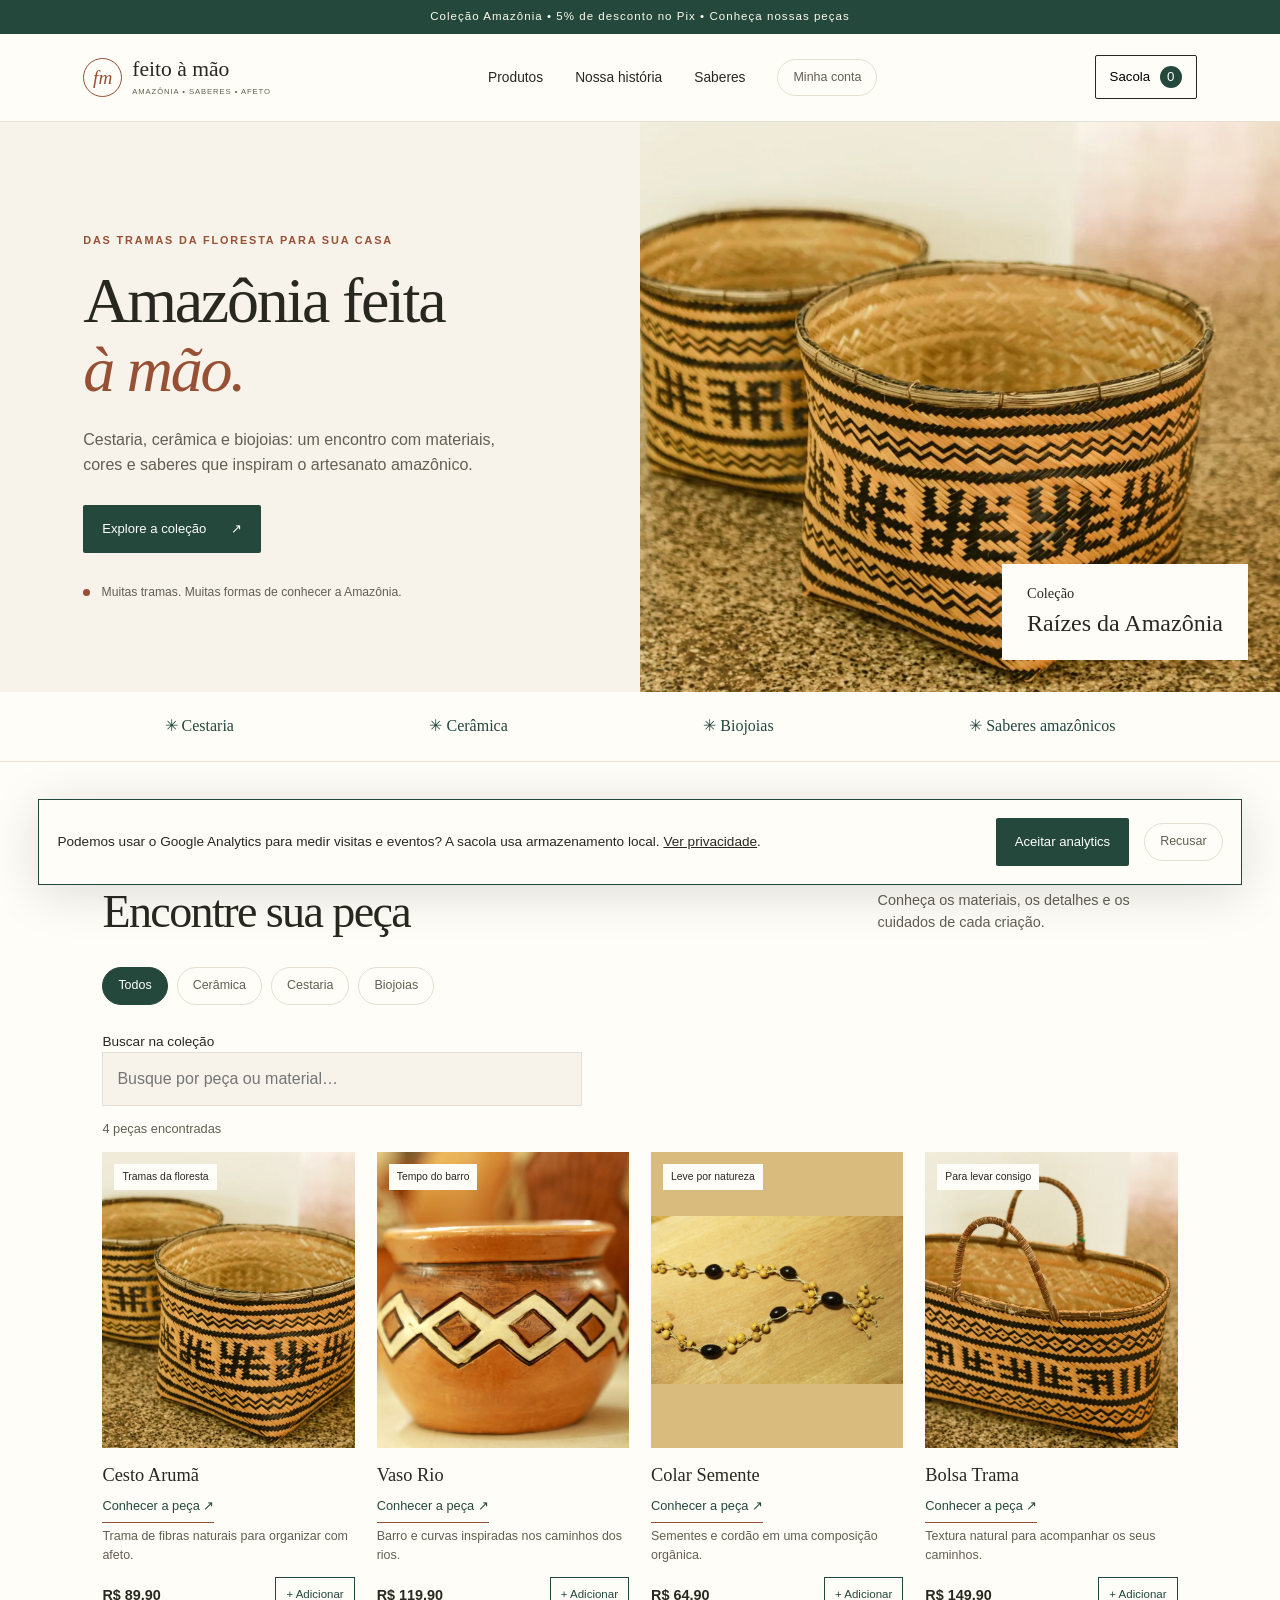
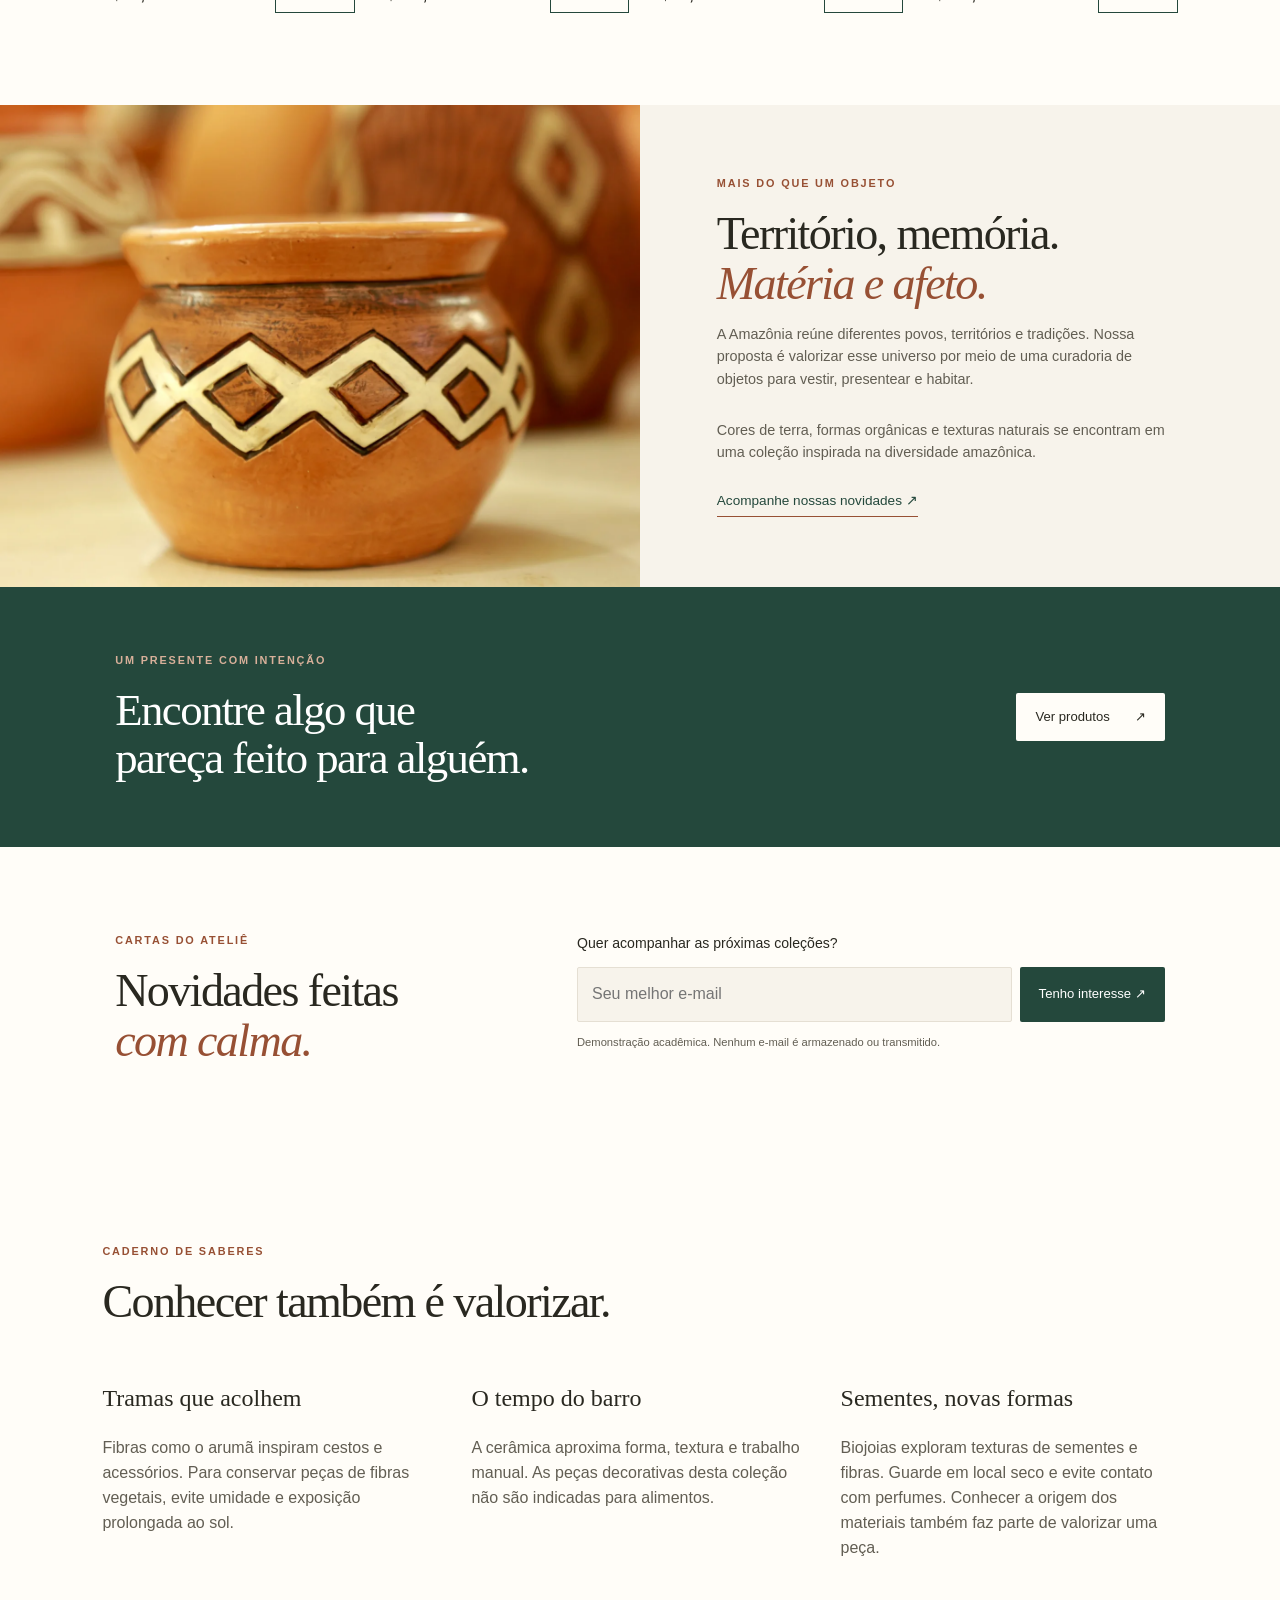
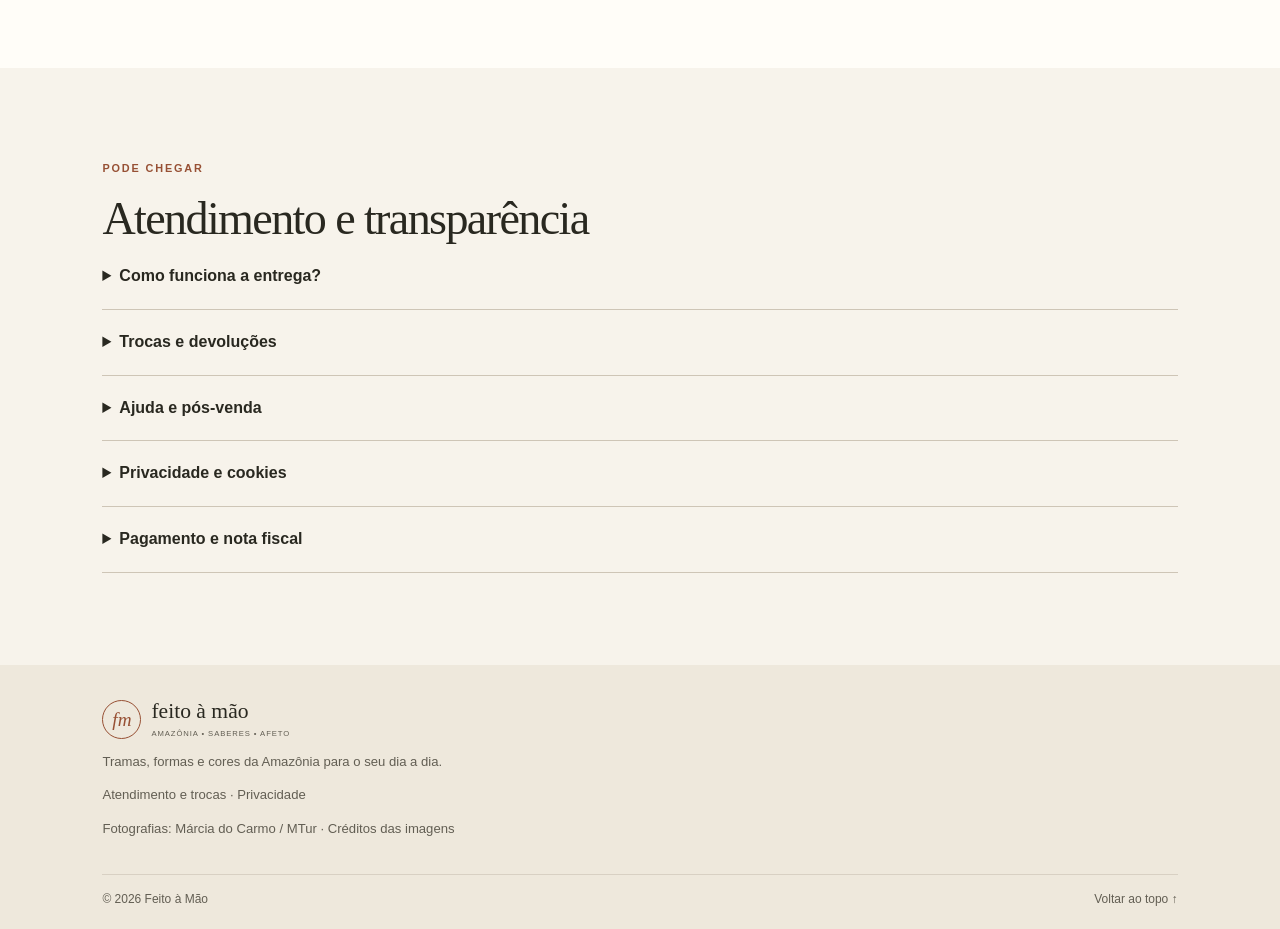
<file: index.html>
<!DOCTYPE html>
<html lang="pt-BR">
<head>
  <meta charset="UTF-8">
  <meta name="viewport" content="width=device-width, initial-scale=1.0">
  <meta name="description" content="Feito à Mão Amazônia: cestaria, cerâmica e biojoias inspiradas nos materiais e nas cores da região amazônica.">
  <title>Feito à Mão | Artesanato da Amazônia</title>
  <link rel="stylesheet" href="assets/css/style.css">
  <script src="assets/js/analytics.js"></script>
  <script defer src="assets/js/main.js"></script>
</head>
<body>
  <div class="announcement">Coleção Amazônia • 5% de desconto no Pix • Conheça nossas peças</div>
  <header class="site-header">
    <a class="brand" href="#inicio" aria-label="Feito à Mão - início">
      <span class="brand-mark">fm</span>
      <span>feito à mão<small>AMAZÔNIA • SABERES • AFETO</small></span>
    </a>
    <button class="menu-toggle" id="menu-toggle" aria-label="Abrir menu" aria-expanded="false">☰</button>
    <nav class="main-nav" id="main-nav">
      <a href="#produtos">Produtos</a>
      <a href="#historia">Nossa história</a>
      <a href="#saberes">Saberes</a><button class="filter" id="account-button">Minha conta</button>
    </nav>
    <button class="cart-button" id="open-cart" aria-label="Abrir carrinho">Sacola <span id="cart-count">0</span></button>
  </header>

  <main>
    <section class="hero" id="inicio">
      <div class="hero-copy">
        <p class="eyebrow">DAS TRAMAS DA FLORESTA PARA SUA CASA</p>
        <h1>Amazônia feita<br><em>à mão.</em></h1>
        <p>Cestaria, cerâmica e biojoias: um encontro com materiais, cores e saberes que inspiram o artesanato amazônico.</p>
        <a class="button button-dark" href="#produtos" data-track="hero_shop_click">Explore a coleção <span>↗</span></a>
        <div class="hero-note"><span class="dot"></span> Muitas tramas. Muitas formas de conhecer a Amazônia.</div>
      </div>
      <div class="hero-image" role="img" aria-label="Cerâmica e cestaria em tons da floresta">
        <div class="image-label">Coleção<br><strong>Raízes da Amazônia</strong></div>
      </div>
    </section>

    <section class="category-strip" aria-label="Categorias">
      <span>✳ Cestaria</span><span>✳ Cerâmica</span><span>✳ Biojoias</span><span>✳ Saberes amazônicos</span>
    </section>

    <section class="section products-section" id="produtos">
      <div class="section-heading">
        <div><p class="eyebrow">ESCOLHIDOS COM CARINHO</p><h2>Encontre sua peça</h2></div>
        <p>Conheça os materiais, os detalhes e os cuidados de cada criação.</p>
      </div>
      <div class="filters" role="group" aria-label="Filtrar produtos">
        <button class="filter active" data-category="todos">Todos</button>
        <button class="filter" data-category="ceramica">Cerâmica</button>
        <button class="filter" data-category="cestaria">Cestaria</button>
        <button class="filter" data-category="biojoias">Biojoias</button>
      </div>
      <label class="search-label" for="search">Buscar na coleção</label><input id="search" type="search" placeholder="Busque por peça ou material…"><p id="result-count" role="status"></p>
      <div class="product-grid" id="product-grid"></div>
    </section>

    <section class="story-section" id="historia">
      <div class="story-image" role="img" aria-label="Fotografia de cerâmica artesanal"></div>
      <div class="story-copy">
        <p class="eyebrow">MAIS DO QUE UM OBJETO</p>
        <h2>Território, memória.<br><em>Matéria e afeto.</em></h2>
        <p>A Amazônia reúne diferentes povos, territórios e tradições. Nossa proposta é valorizar esse universo por meio de uma curadoria de objetos para vestir, presentear e habitar.</p>
        <p>Cores de terra, formas orgânicas e texturas naturais se encontram em uma coleção inspirada na diversidade amazônica.</p>
        <a href="#novidades" class="text-link" data-track="story_newsletter_click">Acompanhe nossas novidades ↗</a>
      </div>
    </section>

    <section class="promo-section">
      <div><p class="eyebrow">UM PRESENTE COM INTENÇÃO</p><h2>Encontre algo que<br>pareça feito para alguém.</h2></div>
      <a class="button button-light" href="#produtos" data-track="promo_shop_click">Ver produtos <span>↗</span></a>
    </section>

    <section class="newsletter-section" id="novidades">
  <div>
    <p class="eyebrow">CARTAS DO ATELIÊ</p>
    <h2>Novidades feitas<br><em>com calma.</em></h2>
  </div>
  <form id="newsletter-form" class="newsletter-form">
    <label for="email">Quer acompanhar as próximas coleções?</label>
    <div class="email-row">
      <input 
        id="email" 
        name="email" 
        type="email" 
        placeholder="Seu melhor e-mail" 
        autocomplete="email" 
        required
      >
      <button class="button button-dark" type="submit">Tenho interesse ↗</button>
    </div>
    <small>Demonstração acadêmica. Nenhum e-mail é armazenado ou transmitido.</small>
    <p id="newsletter-message" class="form-message" aria-live="polite"></p>
  </form>
</section>
    <section class="section" id="saberes"><p class="eyebrow">CADERNO DE SABERES</p><h2>Conhecer também é valorizar.</h2><div class="knowledge-grid"><article><h3>Tramas que acolhem</h3><p>Fibras como o arumã inspiram cestos e acessórios. Para conservar peças de fibras vegetais, evite umidade e exposição prolongada ao sol.</p></article><article><h3>O tempo do barro</h3><p>A cerâmica aproxima forma, textura e trabalho manual. As peças decorativas desta coleção não são indicadas para alimentos.</p></article><article><h3>Sementes, novas formas</h3><p>Biojoias exploram texturas de sementes e fibras. Guarde em local seco e evite contato com perfumes. Conhecer a origem dos materiais também faz parte de valorizar uma peça.</p></article></div></section>
    <section class="section policies" id="atendimento"><p class="eyebrow">PODE CHEGAR</p><h2>Atendimento e transparência</h2><details><summary>Como funciona a entrega?</summary><p>Consulte uma estimativa no checkout: CEPs iniciados em 6 têm frete de R$ 18 e prazo de 5 a 8 dias úteis; demais regiões, R$ 32 e 8 a 15 dias úteis. Valores e prazos são estimados.</p></details><details><summary>Trocas e devoluções</summary><p>Arrependimento em até 7 dias após o recebimento, com devolução sem custo. Para dúvidas sobre conservação, trocas ou problemas com uma peça, consulte nosso canal de atendimento.</p></details><details><summary>Ajuda e pós-venda</summary><p>Escolha uma peça, abra a sacola e revise sua seleção. O resumo fica disponível na tela e em Minha conta, neste navegador.</p><p>Fale com a gente: <a href="https://github.com/Planetoid2501/feito-a-mao/issues" target="_blank" rel="noopener">abrir uma dúvida no GitHub</a>. Não inclua dados pessoais em mensagens públicas.</p></details><details id="privacidade"><summary>Privacidade e cookies</summary><p>Feito à Mão Amazônia. Para dúvidas sobre esta página e seus dados, utilize o canal de atendimento indicado acima.</p><p>Sacola, preferência de cookies e último pedido ficam neste navegador. Seu apelido fica apenas durante a sessão. Analytics só é carregado após aceitação; recebe eventos de navegação e produtos, sem apelido, e-mail ou CEP nos parâmetros enviados pelo site. O Google pode tratar dados técnicos da visita. Recusar não impede usar a loja.</p><button id="privacy-settings" class="filter">Rever consentimento</button><button id="clear-data" class="filter">Apagar dados locais</button></details><details><summary>Pagamento e nota fiscal</summary><p>Nesta página, você pode revisar opções de Pix, cartão e carteira digital sem informar dados bancários. A finalização não realiza cobrança nem emite nota fiscal.</p></details></section>
  </main>

  <footer class="site-footer">
    <a class="brand footer-brand" href="#inicio"><span class="brand-mark">fm</span><span>feito à mão<small>AMAZÔNIA • SABERES • AFETO</small></span></a>
    <p>Tramas, formas e cores da Amazônia para o seu dia a dia.</p>
    <p><a href="#atendimento">Atendimento e trocas</a> · <a href="#privacidade">Privacidade</a></p><p class="photo-credit">Fotografias: Márcia do Carmo / MTur · <a href="creditos.html">Créditos das imagens</a></p><div class="footer-bottom"><span>© <span id="year"></span> Feito à Mão</span><a href="#inicio">Voltar ao topo ↑</a></div>
  </footer>

  <div class="cart-overlay" id="cart-overlay" hidden></div>
  <aside inert role="dialog" aria-modal="true" class="cart-drawer" id="cart-drawer" aria-label="Carrinho de compras" aria-hidden="true">
    <div class="cart-heading"><div><p class="eyebrow">SUA SELEÇÃO</p><h2>Sacola</h2></div><button id="close-cart" class="close-button" aria-label="Fechar carrinho">×</button></div>
    <div id="cart-items" class="cart-items"></div>
    <div class="cart-bottom"><div class="cart-total"><span>Total estimado</span><strong id="cart-total">R$ 0,00</strong></div><button id="checkout-button" class="button button-dark full-width">Continuar para o checkout ↗</button><p class="fine-print">Revise suas peças e escolha como finalizar.</p><p id="checkout-message" class="form-message" aria-live="polite"></p></div>
  </aside>
  <dialog id="detail-dialog"><button class="close-button dialog-close" aria-label="Fechar">×</button><div id="detail-content"></div></dialog>
  <dialog id="account-dialog"><button class="close-button dialog-close" aria-label="Fechar">×</button><h2>Seu ateliê</h2><p>Escolha um apelido para personalizar sua visita neste navegador.</p><form id="account-form"><label>Como podemos chamar você?<input id="nickname" required maxlength="40" autocomplete="off"></label><button class="button button-dark">Continuar</button></form><p id="account-status" role="status"></p><button id="logout" class="filter">Sair</button><h3>Último pedido</h3><p id="last-order">Nenhum pedido neste navegador.</p></dialog>
  <dialog id="checkout-dialog"><button class="close-button dialog-close" aria-label="Fechar">×</button><h2>Finalizar pedido</h2><p>Confira seu pedido. Nenhuma cobrança será realizada nesta finalização.</p><form id="checkout-form"><label>CEP de entrega<input id="cep" inputmode="numeric" pattern="[0-9]{5}-?[0-9]{3}" placeholder="69900-000" required></label><button type="button" id="confirm-shipping" class="button button-dark">Confirmar frete</button><p id="shipping-status" role="status"></p><label>Pagamento<select id="payment"><option value="pix">Pix • 5% de desconto</option><option value="card">Cartão de crédito</option><option value="wallet">Carteira digital</option></select></label><label>Cupom<input id="coupon" placeholder="AMAZONIA10" maxlength="20"></label><p>AMAZONIA10: 10% nos produtos. Descontos não cumulativos: vale o maior.</p><p id="order-summary" role="status"></p><button id="confirm-order" disabled class="button button-dark" type="submit">Confirmar seleção</button></form></dialog>
  <section id="cookie-banner" class="cookie-banner" aria-label="Preferências de privacidade"><p>Podemos usar o Google Analytics para medir visitas e eventos? A sacola usa armazenamento local. <a href="#privacidade">Ver privacidade</a>.</p><button id="accept-cookies" class="button button-dark">Aceitar analytics</button><button id="reject-cookies" class="filter">Recusar</button></section>
  <div class="toast" id="toast" role="status" aria-live="polite"></div>
</body>
</html>
</file>
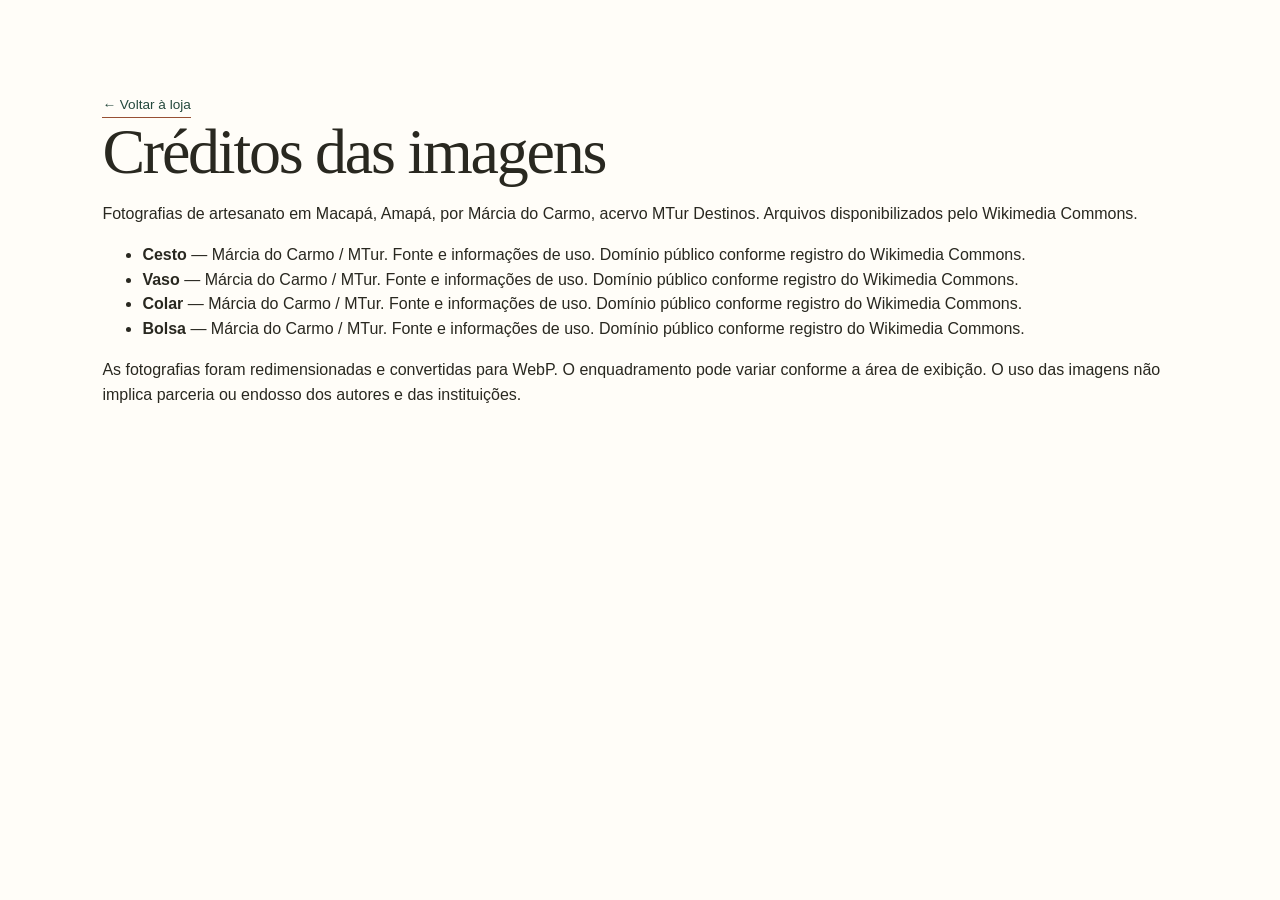
<file: creditos.html>
<!doctype html><html lang="pt-BR"><head><meta charset="utf-8"><meta name="viewport" content="width=device-width,initial-scale=1"><title>Créditos das imagens | Feito à Mão Amazônia</title><link rel="stylesheet" href="assets/css/style.css"></head><body><main class="section"><a class="text-link" href="./">← Voltar à loja</a><h1>Créditos das imagens</h1><p>Fotografias de artesanato em Macapá, Amapá, por Márcia do Carmo, acervo MTur Destinos. Arquivos disponibilizados pelo Wikimedia Commons.</p><ul><li><strong>Cesto</strong> — Márcia do Carmo / MTur. <a href="https://commons.wikimedia.org/wiki/File:MarciadoCarmo_Cestaria_Indigena_Macapa_AP_(40929112392).jpg">Fonte e informações de uso</a>. Domínio público conforme registro do Wikimedia Commons.</li><li><strong>Vaso</strong> — Márcia do Carmo / MTur. <a href="https://commons.wikimedia.org/wiki/File:M%C3%A1rcia_do_Carmo_artesanato_em_cer%C3%A2mica_natural_Macap%C3%A1_AP_(41495870052).jpg">Fonte e informações de uso</a>. Domínio público conforme registro do Wikimedia Commons.</li><li><strong>Colar</strong> — Márcia do Carmo / MTur. <a href="https://commons.wikimedia.org/wiki/File:MarciaDoCarmo_Artesanato_colar_caroco_de_tucuma_e_acai_Macapa_AP_(26099615447).jpg">Fonte e informações de uso</a>. Domínio público conforme registro do Wikimedia Commons.</li><li><strong>Bolsa</strong> — Márcia do Carmo / MTur. <a href="https://commons.wikimedia.org/wiki/File:MarciadoCarmo_Cestaria_Indigena_Macapa_AP_(26099533757).jpg">Fonte e informações de uso</a>. Domínio público conforme registro do Wikimedia Commons.</li></ul><p>As fotografias foram redimensionadas e convertidas para WebP. O enquadramento pode variar conforme a área de exibição. O uso das imagens não implica parceria ou endosso dos autores e das instituições.</p></main></body></html>
</file>
<file: assets/css/style.css>
:root {
  --cream: #f7f3eb;
  --paper: #fffdf8;
  --ink: #292820;
  --muted: #777368;
  --green: #34483b;
  --clay: #b96f50;
  --line: #e5dfd3;
  --serif: Georgia, "Times New Roman", serif;
  --sans: Arial, Helvetica, sans-serif;
}
* { box-sizing: border-box; }
html { scroll-behavior: smooth; scroll-padding-top: 90px; }
body { margin: 0; background: var(--paper); color: var(--ink); font-family: var(--sans); line-height: 1.55; }
a { color: inherit; text-decoration: none; }
button, input { font: inherit; }
button { cursor: pointer; }
.announcement { background: var(--green); color: #fffaf0; text-align: center; padding: 8px 16px; font-size: .72rem; letter-spacing: .09em; }
.site-header { height: 88px; padding: 0 6.5%; display: flex; align-items: center; justify-content: space-between; gap: 24px; background: var(--paper); border-bottom: 1px solid var(--line); position: sticky; top: 0; z-index: 10; }
.brand { display: flex; align-items: center; gap: 10px; font-family: var(--serif); font-size: 1.35rem; line-height: 1; white-space: nowrap; }
.brand small { display: block; margin-top: 6px; font: .48rem var(--sans); letter-spacing: .12em; color: var(--muted); }
.brand-mark { display: grid; place-items: center; width: 39px; height: 39px; border: 1px solid var(--clay); border-radius: 50%; color: var(--clay); font-style: italic; font-size: 1.2rem; }
.main-nav { display: flex; align-items: center; gap: 32px; font-size: .86rem; }
.main-nav a:hover, .text-link:hover { color: var(--clay); }
.cart-button { border: 1px solid var(--ink); background: transparent; padding: 10px 14px; border-radius: 2px; font-size: .83rem; }
.cart-button span { display: inline-grid; place-items: center; margin-left: 6px; background: var(--green); color: white; width: 22px; height: 22px; border-radius: 50%; }
.menu-toggle { display: none; background: none; border: 0; font-size: 1.4rem; }
.hero { display: grid; grid-template-columns: 1fr 1fr; min-height: 570px; background: var(--cream); }
.hero-copy { padding: 90px 10% 70px 13%; display: flex; flex-direction: column; align-items: flex-start; justify-content: center; }
.eyebrow { font-size: .68rem; font-weight: 700; letter-spacing: .17em; color: var(--clay); margin: 0 0 17px; }
h1, h2 { font-family: var(--serif); font-weight: 400; letter-spacing: -.035em; line-height: 1.08; margin: 0; }
h1 { font-size: clamp(2.7rem, 5vw, 4.6rem); }
h2 { font-size: clamp(2.1rem, 3.6vw, 3.3rem); }
h1 em, h2 em { color: var(--clay); font-weight: 400; }
.hero-copy > p:not(.eyebrow) { max-width: 420px; color: var(--muted); margin: 24px 0 27px; }
.button { display: inline-flex; align-items: center; justify-content: center; gap: 25px; padding: 14px 19px; border: 0; border-radius: 2px; font-size: .82rem; transition: transform .2s, background .2s; }
.button:hover { transform: translateY(-2px); }
.button-dark { background: var(--green); color: white; }
.button-dark:hover { background: #26372d; }
.button-light { background: var(--paper); color: var(--ink); }
.hero-note { margin-top: 30px; color: var(--muted); font-size: .76rem; }
.dot { display: inline-block; width: 7px; height: 7px; border-radius: 50%; background: var(--clay); margin-right: 8px; }
.hero-image { position: relative; min-height: 450px; background: linear-gradient(0deg, #2928201c, #29282005), url("../img/cesto.webp") center/cover; }
.image-label { position: absolute; bottom: 32px; right: 32px; padding: 18px 25px; background: var(--paper); font-family: var(--serif); font-size: .9rem; }
.image-label strong { font-size: 1.5rem; font-weight: 400; }
.category-strip { display: flex; justify-content: space-around; gap: 20px; flex-wrap: wrap; padding: 22px 6%; border-bottom: 1px solid var(--line); font-family: var(--serif); color: var(--green); }
.section { padding: 92px 8%; }
.section-heading { display: flex; align-items: end; justify-content: space-between; gap: 30px; margin-bottom: 30px; }
.section-heading > p { max-width: 300px; color: var(--muted); font-size: .9rem; margin: 0 0 4px; }
.filters { display: flex; gap: 9px; margin-bottom: 26px; flex-wrap: wrap; }
.filter { padding: 8px 15px; border: 1px solid var(--line); background: transparent; color: var(--muted); border-radius: 30px; font-size: .78rem; }
.filter.active, .filter:hover { background: var(--green); border-color: var(--green); color: white; }
.product-grid { display: grid; grid-template-columns: repeat(4, minmax(0, 1fr)); gap: 22px; }
.product-card { min-width: 0; }
.product-art { width: 100%; aspect-ratio: 4/4.7; position: relative; overflow: hidden; background: var(--cream); }
.product-art img { width: 100%; height: 100%; display: block; object-fit: cover; transition: transform .4s; }
.product-card:hover .product-art img { transform: scale(1.04); }
.product-tag { position: absolute; top: 12px; left: 12px; background: var(--paper); padding: 5px 8px; font-size: .65rem; }
.product-info { padding-top: 13px; }
.product-info h3 { margin: 0; font-family: var(--serif); font-size: 1.15rem; font-weight: 400; }
.product-description { color: var(--muted); font-size: .78rem; margin: 4px 0 12px; }
.product-buy-row { display: flex; justify-content: space-between; align-items: center; gap: 10px; }
.product-price { font-size: .9rem; font-weight: 700; }
.add-button { background: transparent; border: 1px solid var(--green); color: var(--green); padding: 8px 10px; font-size: .72rem; }
.add-button:hover { background: var(--green); color: white; }
.story-section { display: grid; grid-template-columns: 1fr 1fr; background: var(--cream); }
.story-image { min-height: 440px; background: url("../img/vaso.webp") center/cover; }
.story-copy { padding: 70px 12%; display: flex; flex-direction: column; align-items: flex-start; justify-content: center; }
.story-copy p:not(.eyebrow) { color: var(--muted); max-width: 450px; font-size: .9rem; }
.text-link { color: var(--green); border-bottom: 1px solid var(--clay); padding-bottom: 5px; margin-top: 12px; font-size: .85rem; }
.promo-section { padding: 65px 9%; background: var(--green); color: white; display: flex; align-items: center; justify-content: space-between; gap: 30px; }
.promo-section .eyebrow { color: #d8b09a; }
.promo-section h2 { font-size: clamp(2rem, 3.5vw, 3rem); }
.newsletter-section { padding: 85px 9%; display: grid; grid-template-columns: .8fr 1.2fr; gap: 70px; align-items: center; }
.newsletter-form label { display: block; font-size: .88rem; margin-bottom: 12px; }
.email-row { display: flex; gap: 8px; }
.email-row input { flex: 1; min-width: 0; padding: 14px; border: 1px solid var(--line); background: var(--cream); border-radius: 2px; }
.newsletter-form small, .fine-print { display: block; color: var(--muted); font-size: .7rem; margin-top: 12px; }
.form-message { font-size: .83rem; color: var(--green); }
.site-footer { background: #eee8dc; padding: 35px 8% 20px; }
.footer-brand { display: inline-flex; }
.site-footer > p { color: var(--muted); font-size: .82rem; }
.footer-bottom { margin-top: 35px; padding-top: 15px; border-top: 1px solid #d8d0c3; display: flex; justify-content: space-between; font-size: .75rem; color: var(--muted); }
.cart-overlay { position: fixed; inset: 0; z-index: 19; background: #17171270; }
.cart-drawer { position: fixed; z-index: 20; top: 0; right: 0; height: 100dvh; width: min(440px, 100%); background: var(--paper); padding: 28px; display: flex; flex-direction: column; transform: translateX(105%); transition: transform .25s ease; }
.cart-drawer.open { transform: translateX(0); }
.cart-heading { display: flex; align-items: center; justify-content: space-between; border-bottom: 1px solid var(--line); padding-bottom: 18px; }
.cart-heading .eyebrow { margin-bottom: 5px; }
.cart-heading h2 { font-size: 2rem; }
.close-button { background: transparent; border: 0; font-size: 2rem; }
.cart-items { overflow: auto; flex: 1; padding: 15px 0; }
.empty-cart { color: var(--muted); font-size: .9rem; padding: 20px 0; }
.cart-item { display: grid; grid-template-columns: 1fr auto; gap: 8px; padding: 14px 0; border-bottom: 1px solid var(--line); }
.cart-item h3 { margin: 0; font-family: var(--serif); font-weight: 400; font-size: 1rem; }
.cart-item p { margin: 3px 0; color: var(--muted); font-size: .8rem; }
.quantity-controls { display: flex; align-items: center; gap: 9px; margin-top: 7px; }
.quantity-controls button { width: 26px; height: 26px; border: 1px solid var(--line); background: transparent; }
.remove-item { align-self: start; border: 0; background: transparent; color: var(--clay); font-size: .75rem; }
.cart-bottom { border-top: 1px solid var(--line); padding-top: 18px; }
.cart-total { display: flex; justify-content: space-between; margin-bottom: 17px; }
.full-width { width: 100%; }
.toast { position: fixed; bottom: 22px; left: 50%; transform: translate(-50%, 20px); opacity: 0; pointer-events: none; background: var(--ink); color: white; padding: 12px 18px; font-size: .82rem; z-index: 30; transition: .2s; }
.toast.show { opacity: 1; transform: translate(-50%, 0); }
[hidden] { display: none !important; }
@media (max-width: 900px) {
  .site-header { padding: 0 4%; gap: 14px; }
  .main-nav { gap: 16px; }
  .hero-copy { padding: 65px 8%; }
  .product-grid { grid-template-columns: repeat(2, minmax(0, 1fr)); gap: 30px 18px; }
  .section { padding: 70px 6%; }
  .story-copy { padding: 50px 8%; }
  .newsletter-section { gap: 35px; padding: 70px 6%; }
}
@media (max-width: 620px) {
  .announcement { font-size: .62rem; }
  .site-header { height: 74px; }
  .brand { font-size: 1.1rem; }
  .brand-mark { width: 34px; height: 34px; }
  .menu-toggle { display: block; margin-left: auto; }
  .main-nav { display: none; position: absolute; top: 73px; left: 0; right: 0; padding: 20px 6%; background: var(--paper); border-bottom: 1px solid var(--line); flex-direction: column; align-items: flex-start; }
  .main-nav.open { display: flex; }
  .cart-button { padding: 7px 9px; font-size: .75rem; }
  .hero { grid-template-columns: 1fr; }
  .hero-copy { padding: 60px 7% 45px; }
  .hero-image { min-height: 330px; }
  .category-strip { justify-content: flex-start; padding: 18px 6%; font-size: .86rem; }
  .section-heading { display: block; }
  .section-heading > p { margin-top: 15px; }
  .product-grid { gap: 25px 12px; }
  .product-info h3 { font-size: 1.03rem; }
  .product-buy-row { align-items: flex-start; flex-direction: column; }
  .add-button { width: 100%; }
  .story-section { grid-template-columns: 1fr; }
  .story-image { min-height: 290px; }
  .story-copy { padding: 50px 7%; }
  .promo-section { padding: 48px 7%; align-items: flex-start; flex-direction: column; }
  .newsletter-section { grid-template-columns: 1fr; padding: 55px 7%; gap: 25px; }
  .email-row { flex-direction: column; }
  .footer-bottom { gap: 20px; }
  .cart-drawer { padding: 22px; }
}

/* Coleção Amazônia: assets locais, sem dependência de imagens externas. */
:root{--green:#24483c;--clay:#975034;--muted:#625e53}
.hero-image{background: url("../img/cesto.webp") center 48%/cover}.story-image{background: url("../img/vaso.webp") center/cover}
.image-label{max-width:70%}.search-label{display:block;font-size:.85rem}#search{width:100%;max-width:480px;padding:14px;border:1px solid var(--line);background:var(--cream)}#result-count{font-size:.8rem;color:var(--muted)}
.detail-link{border:0;border-bottom:1px solid var(--clay);padding:6px 0;background:transparent;color:var(--green);font-size:.8rem}
.knowledge-grid{display:grid;grid-template-columns:repeat(3,1fr);gap:32px;margin-top:35px}.knowledge-grid h3{font:1.5rem var(--serif)}.knowledge-grid p{color:var(--muted)}.policies{background:var(--cream)}details{border-bottom:1px solid #cec5b6;padding:20px 0}summary{cursor:pointer;font-weight:bold}details p{max-width:850px}details a,.cookie-banner a{text-decoration:underline}
dialog{border:1px solid var(--line);background:var(--paper);color:var(--ink);padding:30px;width:min(620px,calc(100% - 24px));max-height:90dvh;overflow:auto}dialog::backdrop{background:#152b24aa}.dialog-close{display:block;margin-left:auto}dialog h2{font-size:2rem}dialog label{display:block;margin:15px 0}dialog input,dialog select{display:block;width:100%;padding:12px;border:1px solid #b7b0a3;background:var(--cream);font:inherit}dialog form p{font-size:.85rem}.detail-image{width:100%;max-height:250px;object-fit:contain;background:var(--cream)}
.cookie-banner{position:fixed;bottom:15px;left:3%;right:3%;z-index:40;background:var(--paper);border:1px solid var(--green);box-shadow:0 8px 50px #0002;padding:18px;display:flex;gap:15px;align-items:center}.cookie-banner p{flex:1;margin:0;font-size:.85rem}.cookie-banner button{flex-shrink:0}.cart-drawer{visibility:hidden}.cart-drawer.open{visibility:visible}.cart-bottom{max-height:50dvh;overflow:auto}#checkout-message{overflow-wrap:anywhere}button:focus-visible,a:focus-visible,input:focus-visible,summary:focus-visible,select:focus-visible{outline:3px solid var(--clay);outline-offset:4px}
@media(max-width:700px){.knowledge-grid{grid-template-columns:1fr;gap:12px}.cookie-banner{flex-wrap:wrap}.cookie-banner p{flex-basis:100%}.site-header{gap:7px}.brand small{font-size:.42rem}.image-label{bottom:18px;right:18px}.section{padding:55px 7%}}
@media(prefers-reduced-motion:reduce){html{scroll-behavior:auto}*{transition:none!important}}

button:disabled{opacity:.5;cursor:not-allowed;transform:none}

.product-art img[src$="colar.webp"]{object-fit:contain;background:#d9bc7d}.hero-image{background-position:60% center}.detail-image{max-height:360px}
</file>
